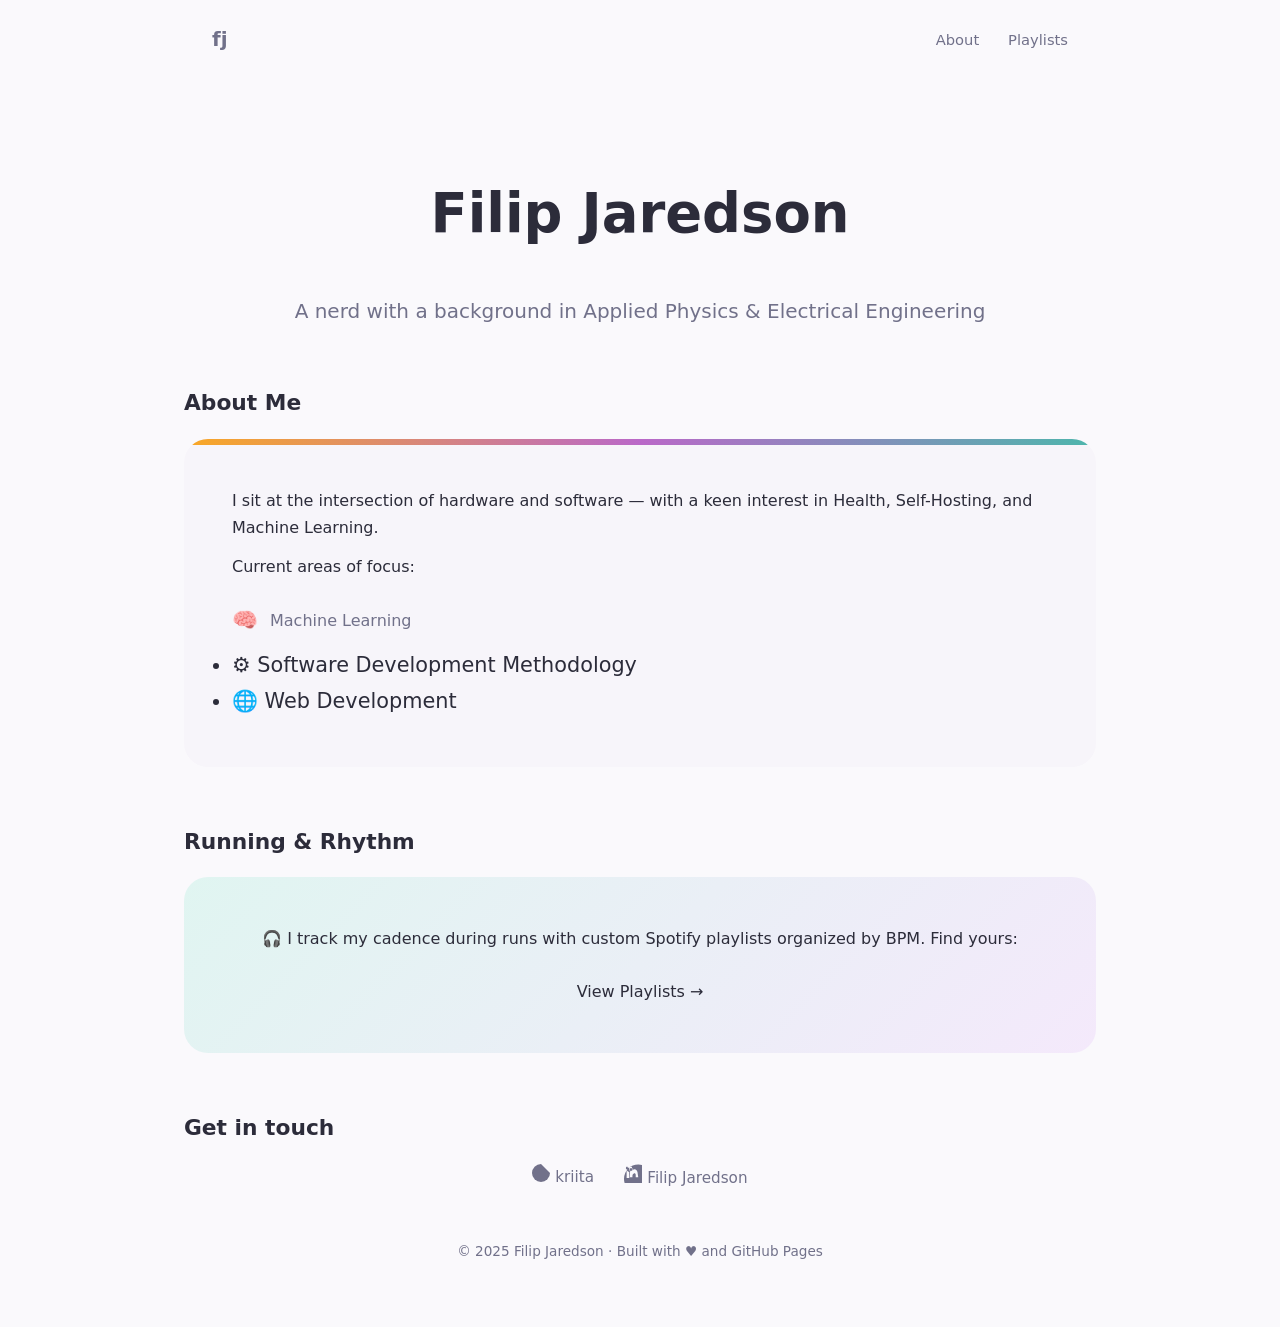
<file: index.html>
<!DOCTYPE html>
<html lang="en">
<head>
  <meta charset="UTF-8">
  <meta name="viewport" content="width=device-width, initial-scale=1.0">
  <title>Filip Jaredson — Portfolio</title>
  <link rel="stylesheet" href="/style.css">
</head>
<body>

  <!-- ═══ Nav ═══ -->
  <nav class="nav">
    <a href="/" class="nav__logo">fj</a>
    <div class="nav__links">
      <a href="#about">About</a>
      <a href="/playlists.html">Playlists</a>
    </div>
  </nav>

  <main class="wrap">

    <!-- ═══ Hero ═══ -->
    <section class="hero">
      <h1>Filip Jaredson</h1>
      <p class="hero__sub">A nerd with a background in Applied Physics &amp; Electrical Engineering</p>
    </section>

    <!-- ═══ About ═══ -->
    <section id="about" class="gap">
      <h2 class="section-ttl">About Me</h2>
      <div class="about-card">
        <p>I sit at the intersection of hardware and software — with a keen interest in <span class="highlight">Health</span>, <span class="highlight">Self-Hosting</span>, and <span class="highlight">Machine Learning</span>.</p>
        <p>Current areas of focus:</p>
        <ul class="skills-list">
          <li class="skill-item"><span class="skill-emj">🧠 </span> Machine Learning</li>
          <li class="skill-emj">⚙️ </span> Software Development Methodology</li>
          <li class="skill-emj">🌐</span> Web Development</li>
        </ul>
      </div>
    </section>

    <!-- ═══ Runner Teaser ═══ -->
    <section id="runners" class="gap">
      <h2 class="section-ttl">Running &amp; Rhythm</h2>
      <div class="runner-box">

🎧 I track my cadence during runs with custom Spotify playlists organized by BPM. Find yours:
        <a href="/playlists.html" class="btn">View Playlists →</a>
      </div>
    </section>

    <!-- ═══ Contact ═══ -->
    <section id="contact" class="gap">
      <h2 class="section-ttl">Get in touch</h2>
      <div class="contact-box">
        <a href="https://github.com/kriita" target="_blank" rel="noopener noreferrer" class="contact-link">
          <svg width="18" height="18" viewBox="0 0 24 24" fill="currentColor"><path d="M12 0a12 12 0 1 0 12 12 12 12 0 0 0-13.0A12 12 0 0 0 0 12zm6.74 18.15C16.95 20.3 14.57 21 12 21s-4.95-.7-6.74-2.85C3.4 16.16 3.4 10.03 5.26 7.85c1.79-2.15 4.17-2.85 6.74-2.85s4.95.7 6.74 2.85c1.86 2.15 1.86 8.28 0 10.3ZM12 5.5c-.84 0-1.5.66-1.5 1.5s.66 1.5 1.5 1.5 1.5-.66 1.5-1.5-.66-1.5-1.5-1.5Zm4.27 3.88a1.5 1.5 0 1 0 0 3 .15.15 0 0 0-.07-2.88c-.13 0-.26.04-.37.1l-.15.1-1.23 1.23c-.11.11-.17.26-.17.42v2.4c0 .16-.06.32-.18.43l-1.23 1.23c-.1.1-.19.21-.26.33a1.5 0 0 0 2.61.43l1.27-1.27a1.5 1.5 0 0 0 .43-1.06v-.68l1.47-1.47c.1-.1.19-.22.25-.35a1.5 1.5 0 0 0-.43-2.56Z"/></svg>
          <span>kriita</span>
        </a>
        <a href="https://www.linkedin.com/in/filip-jaredson/" target="_blank" rel="noopener noreferrer" class="contact-link">
          <svg width="18" height="19" viewBox="0 0 24 24" fill="currentColor"><path d="M19 0a19 19 0 1 0 19 19 19 19 0 0 0-5.36-13.64A19 19 0 0 0 19 0zM7 18H3.5V8.39H7Zm-2.81-15.2a1.94 1.94 0 0 0-1.64 1.94 1.83 1.83 0 0 0 1.82 1.88A1.88 1.88 0 0 0 8.74 8.24H5.37V8.24A5.22 5.22 0 0 1 10.65 3v5.22h-3.3V6.88c0-1.85-.77-2.88-2.39-2.88Zm14.82 14.3h-3.37v-3.4c0-1.56-1.44-2.59-2.4-1.6a2.56 2.56 0 0 0-1 .6c-.68.68-1 1.5-1 2.3v2.1h-3.37s.45-11.07 0-12.16h3.37v3.48a2.46 2.46 0 0 1 2.53-2c2.5 0 4.6 1.92 4.6 6.67Z"/></svg>
          <span>Filip Jaredson</span>
        </a>
      </div>
    </section>

  <!-- ═══ Footer ═══ -->
  <footer class="footer">
    <p>&copy; 2025 Filip Jaredson · Built with ♥ and GitHub Pages</p>
  </footer>
  </main>
</body>
</html>
</file>
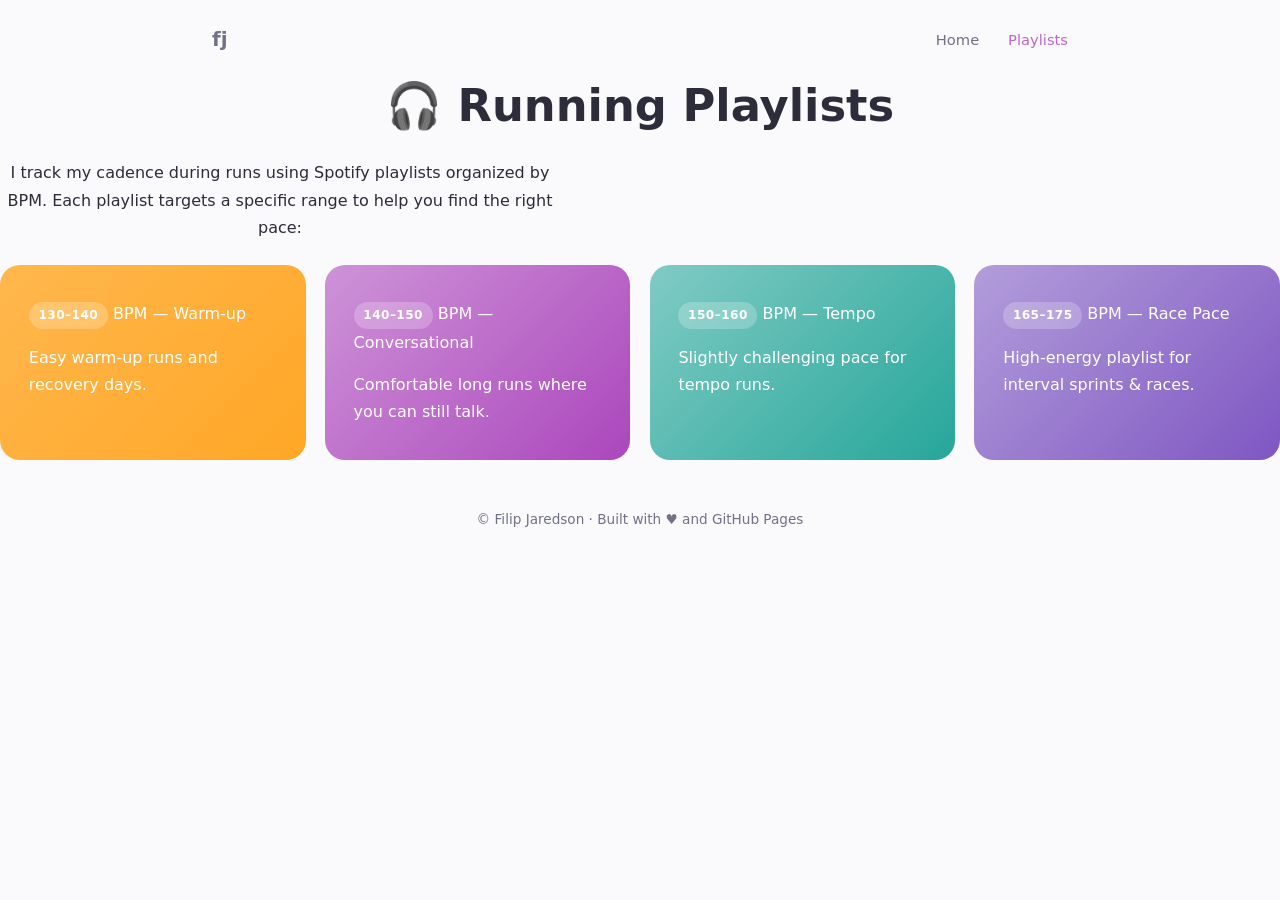
<file: playlists.html>
<!DOCTYPE html>
<html lang="en">
<head>
  <meta charset="UTF-8">
  <meta name="viewport" content="width=device-width, initial-scale=1.0">
  <title>Filip Jaredson — Running Playlists</title>
  <link rel="stylesheet" href="/style.css">
  <link rel="icon" href="/favicon.svg" type="image/svg+xml">
</head>
<body>
  <nav class="nav">
    <a href="/" class="nav__logo">fj</a>
    <div class="nav__links">
      <a href="/">Home</a>
      <a href="/playlists.html" aria-current="page">Playlists</a>
    </div>
  </nav>

  <main class="container">
    <!-- Header -->
    <section class="pl-header">
      <h1 class="section-title">🎧 Running Playlists</h1>
      <p class="subtitle-text" style="max-width: 560px; margin-top: .2rem;">
        I track my cadence during runs using Spotify playlists organized by BPM. 
        Each playlist targets a specific range to help you find the right pace:
      </p>
    </section>

    <!-- Playlist Grid -->
    <section class="pl-grid">

      <a class="pl-card pl-card--peach" href="https://open.spotify.com/playlist/DUMMY_140bpm" target="_blank" rel="noopener noreferrer">
        <div class="pl-label"><span class="pl-badge pl-badge--peach">130–140</span> BPM — Warm-up</div>
        <p class="pl-card__desc">Easy warm-up runs and recovery days.</p>
      </a>

      <a class="pl-card pl-card--lavender" href="https://open.spotify.com/playlist/DUMMY_150bpm" target="_blank" rel="noopener noreferrer">
        <div class="pl-label"><span class="pl-badge pl-badge--lavender">140–150</span> BPM — Conversational</div>
        <p class="pl-card__desc">Comfortable long runs where you can still talk.</p>
      </a>

      <a class="pl-card pl-card--mint" href="https://open.spotify.com/playlist/DUMMY_160bpm" target="_blank" rel="noopener noreferrer">
        <div class="pl-label"><span class="pl-badge pl-badge--mint">150–160</span> BPM — Tempo</div>
        <p class="pl-card__desc">Slightly challenging pace for tempo runs.</p>
      </a>

      <a class="pl-card pl-card--purple" href="https://open.spotify.com/playlist/DUMMY_170bpm" target="_blank" rel="noopener noreferrer">
        <div class="pl-label"><span class="pl-badge pl-badge--purple">165–175</span> BPM — Race Pace</div>
        <p class="pl-card__desc">High-energy playlist for interval sprints & races.</p>
      </a>

    </section>

  </main>


  <footer class="footer"><p>&copy; Filip Jaredson · Built with ♥ and GitHub Pages</p></footer>
</body>
</html>
</file>
<file: style.css>
/* Pastel Minimal Design System */

:root {
  --peach: #f9a825; --lavender: #ba68c8; --mint: #4db6ac;
  --bg: #faf9fc; --card-bg: #f7f5fa; --text: #2c2c3a; --muted: #71718a;
  --peach-lt: #fef3e2; --lav-lt: #f4e9fb; --mint-lt: #e0f5f1;
}

*, *::before, *::after { margin: 0; padding: 0; box-sizing: border-box; }
body {
  font-family: -apple-system, BlinkMacSystemFont, 'Segoe UI', system-ui, sans-serif;
  color: var(--text); background: var(--bg); line-height: 1.7;
}
a { color: inherit; text-decoration: none; }

.wrap          { max-width: 960px; margin: 0 auto; padding: 2rem 1.5rem 4rem; }
.gap           { margin-top: 3.5rem; }
.section-ttl   { font-size: 1.36rem; font-weight: 600; margin-bottom: .8em; }

/* ── Navigation ── */
.nav       { display: flex; justify-content: space-between; align-items: center;
             max-width: 920px; margin: 0 auto; padding: 1.4rem 2rem; }
.nav__logo { font-size: 1.25rem; font-weight: 700; color: var(--lavender); }
.nav__links { display: flex; gap: 1.8rem; font-size: .92rem; }
.nav a       { color: var(--muted); transition: color .2s ease; }
.nav a:hover, .nav a[aria-current] { color: var(--lavender); }

/* ── Hero ── */
.hero         { padding-top: 4.5rem; text-align: center; margin-bottom: 2rem; }
h1            { font-size: clamp(2.4rem, 6vw, 3.4rem); font-weight: 800; line-height: 1.15; margin-bottom: .9em; }
h1 span       { position: relative; z-index: 1; border-radius: 0 0 12px 12px; }
h1 span::after { content: ''; position: absolute; bottom: -4px; left: 0; width: 100%; height: .35em;
                  background: linear-gradient(90deg, #ffcdd2 -7%, var(--lav-lt) 40%, transparent 76%); z-index: -1; }
.hero__sub    { font-size: clamp(1.05rem, 2.5vw, 1.25rem); color: var(--muted); }

/* ── About Card ── */
.about-card   { background: var(--card-bg); border-radius: 24px; padding: 3rem; position: relative; overflow: hidden; transition: box-shadow .3s ease; }
.about-card::before { content: ''; height: 6px; background: linear-gradient(90deg, var(--peach), var(--lavender), var(--mint)); border-radius: 24px 24px 0 0; position: absolute; top: 0; left: 0; right: 0; }
.about-card:hover { box-shadow: 0 8px 32px rgba(186, 104, 200, .15); }
.about-card p { margin-bottom: .75em; }

/* ── Skills ── */
.skills       { list-style: none; padding-top: .5em; }
.skill-item   { display: flex; align-items: center; gap: .75em; padding: .65em 0; color: var(--muted); font-size: 1rem; }
.skill-emj    { font-size: 1.3em; }

/* ── Runner Teaser Box ── */
.runner-box   { background: linear-gradient(135deg, var(--mint-lt) 0%, var(--lav-lt) 100%); border-radius: 24px; padding: 3rem 2.5rem; text-align: center; display: flex; flex-direction: column; align-items: center; gap: 1.6em; }

/* ── Contact Box ── */
.contact-box  { font-size: .95rem; color: var(--muted); display: flex; gap: 2em; justify-content: center; align-items: center; }
.contact-link a  { margin-bottom: 1em; transition: opacity .2s ease; }
.contact-link a:hover { opacity: .7; }

/* ── Footer ── */
.footer       { text-align: center; padding-top: 3rem; font-size: .85rem; color: var(--muted); max-width: 960px; margin: 0 auto; }

/* ═══════ Playlist Cards (playlists.html) ═══════ */
.pl-grid     { display: grid; gap: 1.2em; margin-top: 1.5rem; grid-template-columns: repeat(auto-fill, minmax(280px, 1fr)); }
.pl-card     { border-radius: 20px; padding: 2.2rem 1.8rem; transition: transform .2s ease, box-shadow .2s ease; display: flex; flex-direction: column; gap: .9em; color: #fff; position: relative; overflow: hidden; }
.pl-card:hover { transform: translateY(-3px); box-shadow: 0 6px 24px rgba(0,0,0,.15); }

.pl-card--peach      { background: linear-gradient(135deg, #ffb74d, #ffa726); }
.pl-card--lavender   { background: linear-gradient(135deg, #ce93d8, #ab47bc); }
.pl-card--mint       { background: linear-gradient(135deg, #80cbc4, #26a69a); }
.pl-card--purple     { background: linear-gradient(135deg, #b39ddb, #7e57c2); }

.pl-badge   { display: inline-block; font-size: .76rem; font-weight: 600; padding: .28em .8em; border-radius: 99px; background: rgba(255,255,255,.22); color: #fff; letter-spacing: .4px; }

.pl-header         { text-align: center; margin-bottom: 1rem; }
.pl-header h1      { font-size: clamp(2rem, 5vw, 2.8rem); font-weight: 800; line-height: 1.2; margin-bottom: .6em; }
</file>
